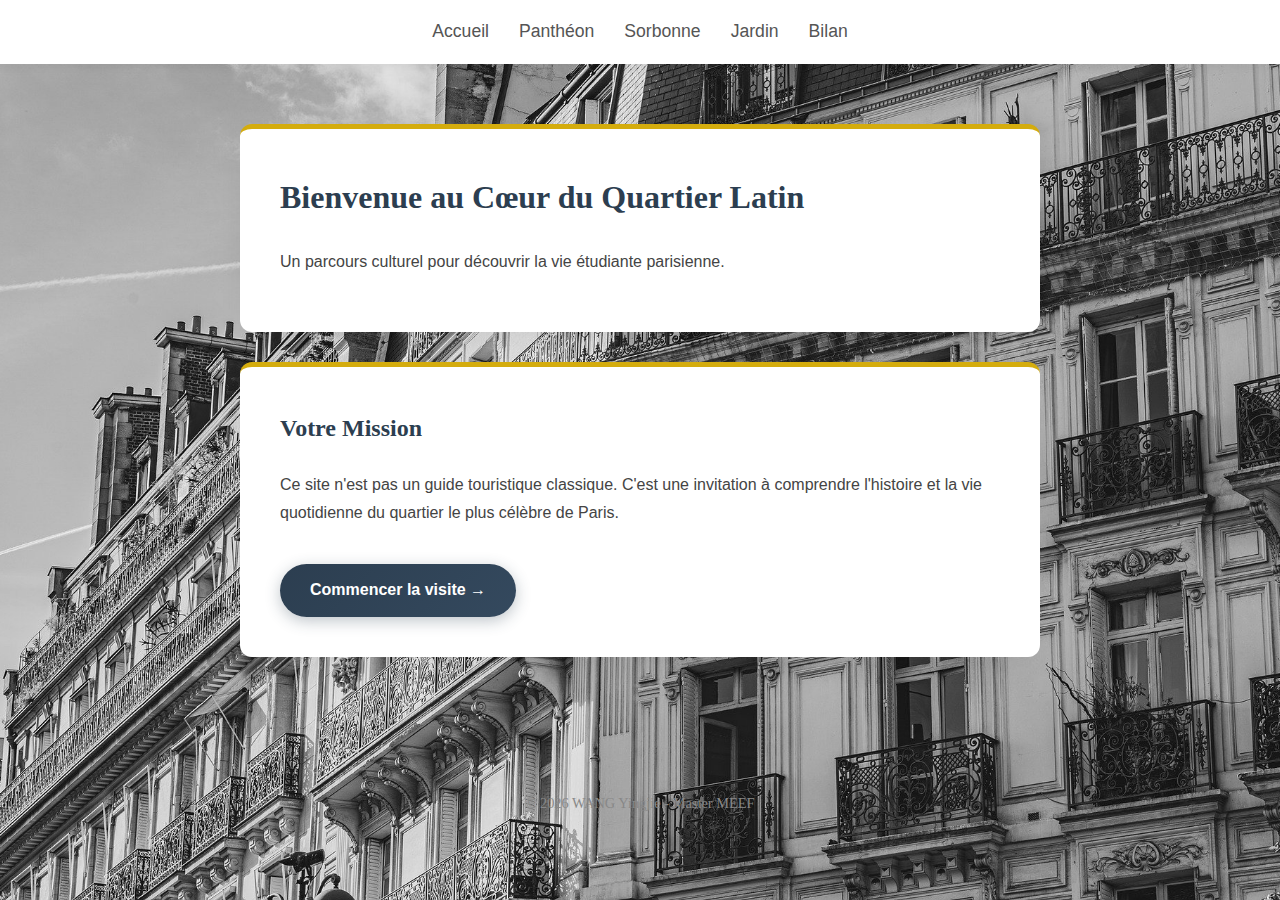
<file: index.html>
<!DOCTYPE html>
<html lang="fr"> <head>
    <meta charset="UTF-8">
    <meta name="viewport" content="width=device-width, initial-scale=1.0">
    <title>Au Cœur du Quartier Latin</title> <link rel="stylesheet" href="style.css">   </head>
<body>

    <nav>
        <ul>
            <li><a href="index.html">Accueil</a></li>
            <li><a href="pantheon.html">Panthéon</a></li>
            <li><a href="sorbonne.html">Sorbonne</a></li>
            <li><a href="jardin.html">Jardin</a></li>
            <li><a href="bilan.html">Bilan</a></li>
        </ul>
    </nav>

    <main>
        <header>
            <h1>Bienvenue au Cœur du Quartier Latin</h1>
            <p>Un parcours culturel pour découvrir la vie étudiante parisienne.</p>
        </header>

        <section>
            <h2>Votre Mission</h2>
            <p>
                Ce site n'est pas un guide touristique classique. 
                C'est une invitation à comprendre l'histoire et la vie quotidienne 
                du quartier le plus célèbre de Paris.
            </p>
            <a href="pantheon.html" class="btn">Commencer la visite →</a>
        </section>
    </main>

    <footer>
        <p>&copy; 2026 WANG Yingjie - Master MEEF</p>
    </footer>

</body>
</html>
</file>
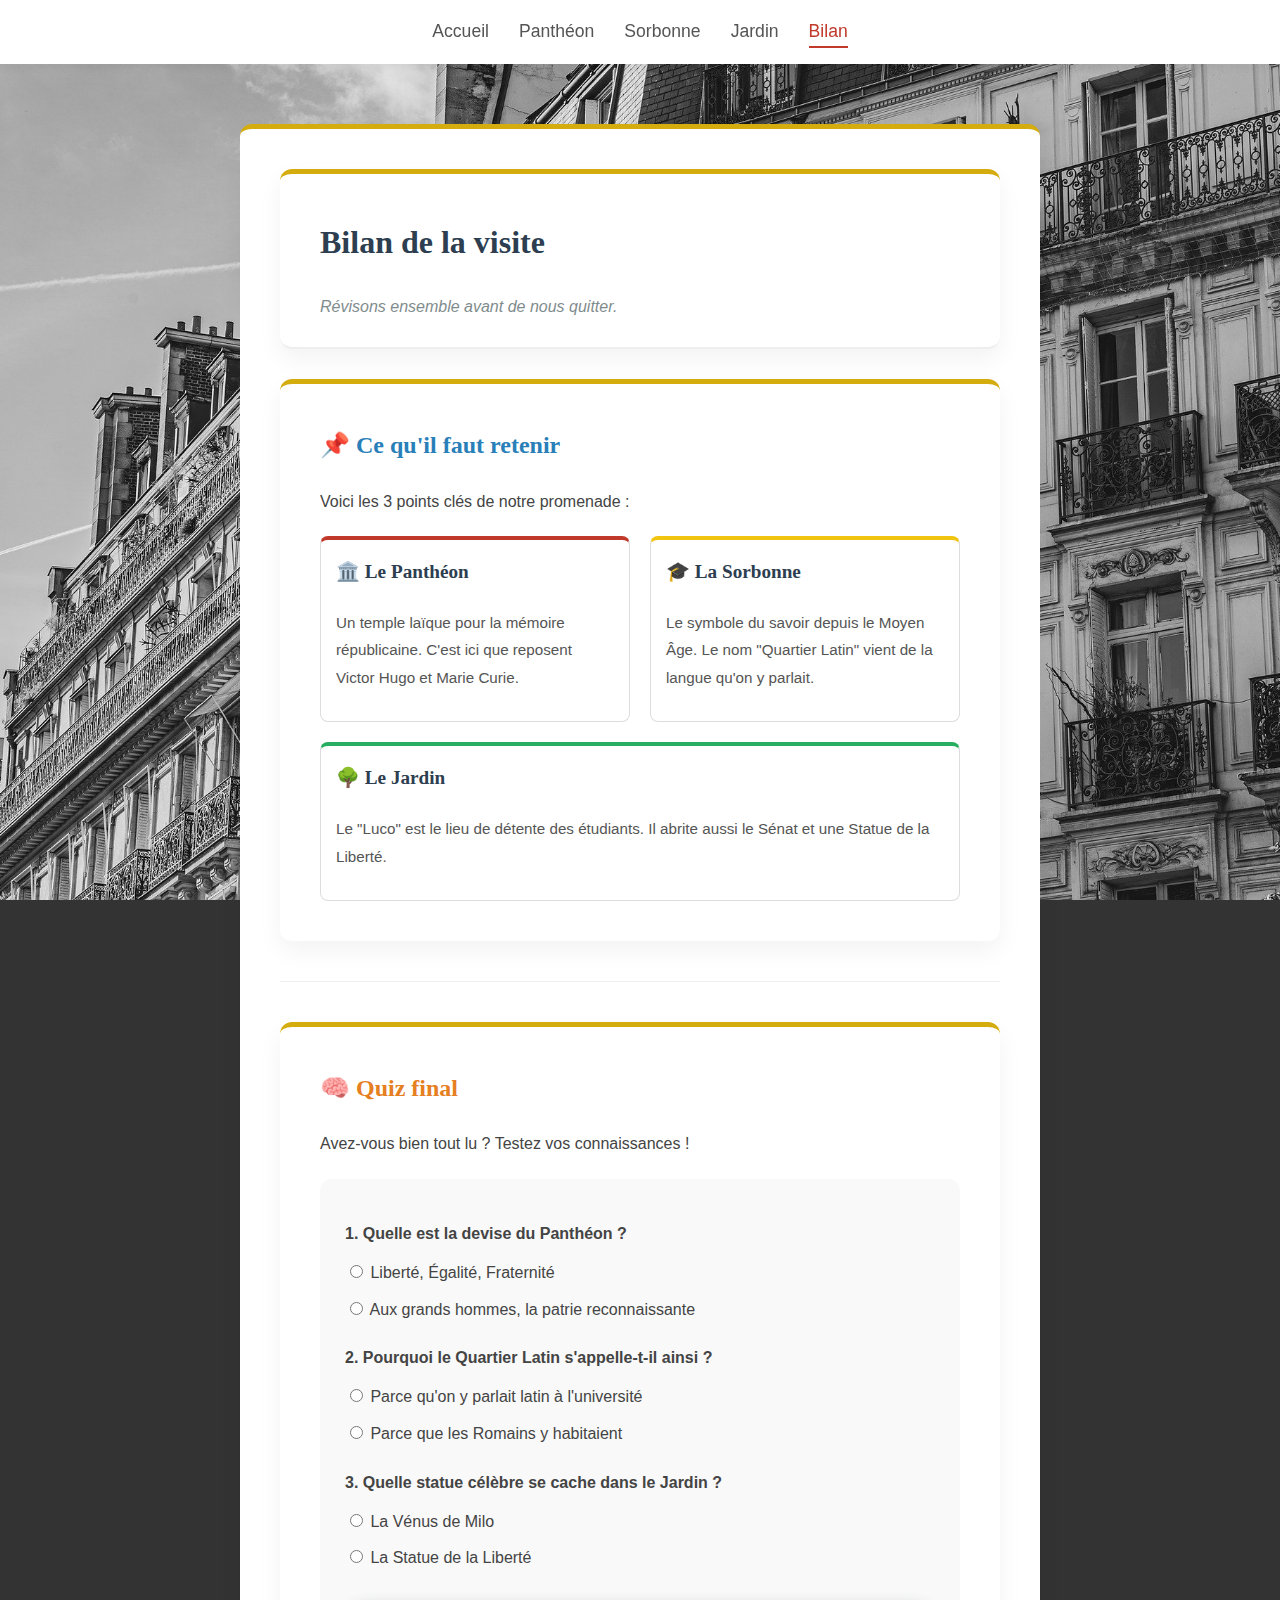
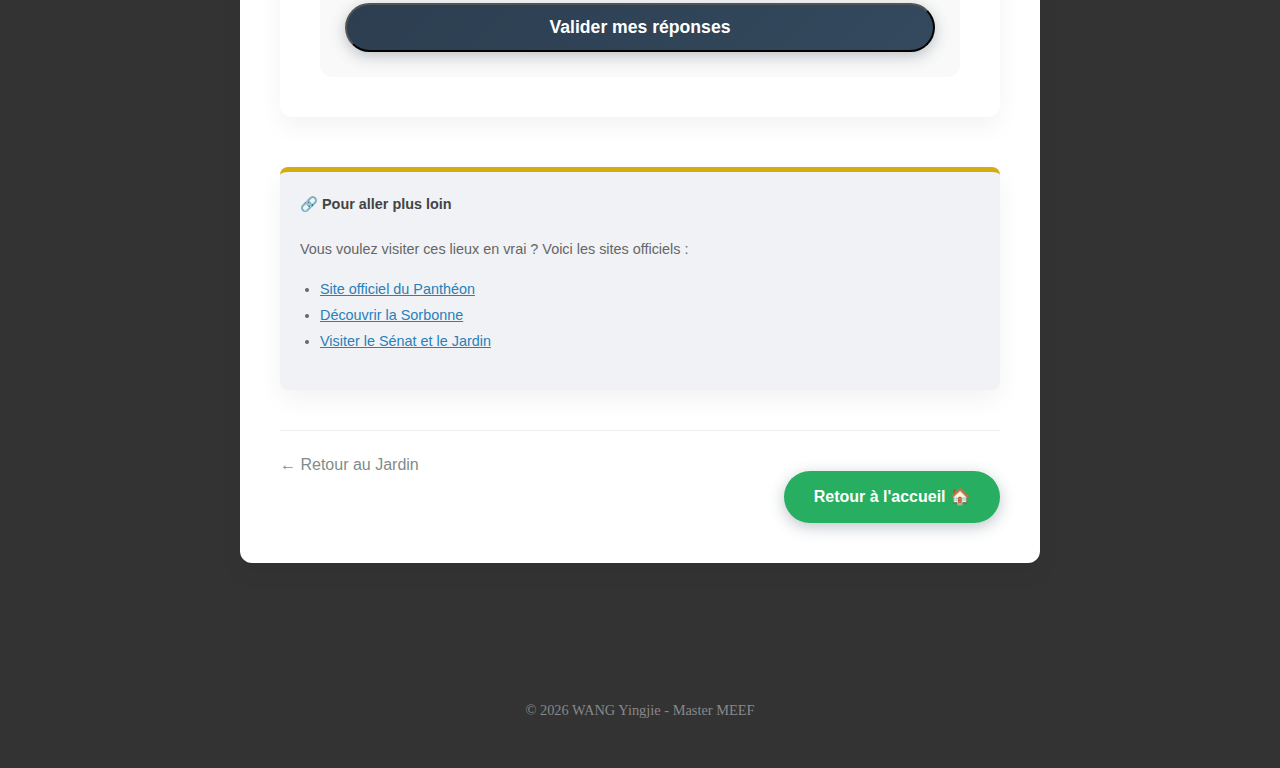
<file: bilan.html>
<!DOCTYPE html>
<html lang="fr">
<head>
    <meta charset="UTF-8">
    <meta name="viewport" content="width=device-width, initial-scale=1.0">
    <title>Bilan - Quartier Latin</title>
    <link rel="stylesheet" href="style.css">
</head>
<body>

    <nav>
        <ul>
            <li><a href="index.html">Accueil</a></li>
            <li><a href="pantheon.html">Panthéon</a></li>
            <li><a href="sorbonne.html">Sorbonne</a></li>
            <li><a href="jardin.html">Jardin</a></li>
            <li><a href="bilan.html" style="color:#c0392b; border-bottom: 2px solid #c0392b;">Bilan</a></li>
        </ul>
    </nav>

    <main>
        <article>
            <header style="border-bottom: 2px solid #eee; margin-bottom: 30px; padding-bottom: 10px;">
                <h1 style="font-size: 2em; color: #2c3e50;">Bilan de la visite</h1>
                <p style="font-style: italic; color: #7f8c8d;">Révisons ensemble avant de nous quitter.</p>
            </header>

            <section style="margin-bottom: 40px;">
                <h2 style="font-size: 1.5em; color: #2980b9;">📌 Ce qu'il faut retenir</h2>
                <p>Voici les 3 points clés de notre promenade :</p>
                
                <div style="display: flex; gap: 20px; flex-wrap: wrap; margin-top: 20px;">
                    <div style="flex: 1; min-width: 250px; background: #fff; border: 1px solid #ddd; border-radius: 8px; padding: 15px; border-top: 4px solid #c0392b;">
                        <h3 style="margin-top: 0; font-size: 1.2em;">🏛️ Le Panthéon</h3>
                        <p style="font-size: 0.95em; color: #555;">Un temple laïque pour la mémoire républicaine. C'est ici que reposent Victor Hugo et Marie Curie.</p>
                    </div>

                    <div style="flex: 1; min-width: 250px; background: #fff; border: 1px solid #ddd; border-radius: 8px; padding: 15px; border-top: 4px solid #f1c40f;">
                        <h3 style="margin-top: 0; font-size: 1.2em;">🎓 La Sorbonne</h3>
                        <p style="font-size: 0.95em; color: #555;">Le symbole du savoir depuis le Moyen Âge. Le nom "Quartier Latin" vient de la langue qu'on y parlait.</p>
                    </div>

                    <div style="flex: 1; min-width: 250px; background: #fff; border: 1px solid #ddd; border-radius: 8px; padding: 15px; border-top: 4px solid #27ae60;">
                        <h3 style="margin-top: 0; font-size: 1.2em;">🌳 Le Jardin</h3>
                        <p style="font-size: 0.95em; color: #555;">Le "Luco" est le lieu de détente des étudiants. Il abrite aussi le Sénat et une Statue de la Liberté.</p>
                    </div>
                </div>
            </section>

            <hr style="border: 0; border-top: 1px solid #eee; margin: 40px 0;">

            <section>
                <h2 style="font-size: 1.5em; color: #e67e22;">🧠 Quiz final</h2>
                <p>Avez-vous bien tout lu ? Testez vos connaissances !</p>

                <form id="quizForm" style="margin-top: 20px; background: #f9f9f9; padding: 25px; border-radius: 12px;">
                    
                    <div style="margin-bottom: 20px;">
                        <p style="font-weight: bold; margin-bottom: 10px;">1. Quelle est la devise du Panthéon ?</p>
                        <label style="display: block; margin-bottom: 8px; cursor: pointer;">
                            <input type="radio" name="q1" id="q1a" value="faux"> Liberté, Égalité, Fraternité
                        </label>
                        <label style="display: block; cursor: pointer;">
                            <input type="radio" name="q1" id="q1b" value="vrai"> Aux grands hommes, la patrie reconnaissante
                        </label>
                    </div>

                    <div style="margin-bottom: 20px;">
                        <p style="font-weight: bold; margin-bottom: 10px;">2. Pourquoi le Quartier Latin s'appelle-t-il ainsi ?</p>
                        <label style="display: block; margin-bottom: 8px; cursor: pointer;">
                            <input type="radio" name="q2" id="q2a" value="vrai"> Parce qu'on y parlait latin à l'université
                        </label>
                        <label style="display: block; cursor: pointer;">
                            <input type="radio" name="q2" id="q2b" value="faux"> Parce que les Romains y habitaient
                        </label>
                    </div>

                    <div style="margin-bottom: 20px;">
                        <p style="font-weight: bold; margin-bottom: 10px;">3. Quelle statue célèbre se cache dans le Jardin ?</p>
                        <label style="display: block; margin-bottom: 8px; cursor: pointer;">
                            <input type="radio" name="q3" id="q3a" value="faux"> La Vénus de Milo
                        </label>
                        <label style="display: block; cursor: pointer;">
                            <input type="radio" name="q3" id="q3b" value="vrai"> La Statue de la Liberté
                        </label>
                    </div>

                    <button type="button" class="btn" onclick="verifierReponses()" style="width: 100%; font-size: 1.1em; margin-top: 10px;">
                        Valider mes réponses
                    </button>
                </form>

                <div id="resultat" style="display:none; margin-top: 20px; padding: 20px; border-radius: 8px; text-align: center; border: 2px solid transparent;">
                    <h3 id="scoreTitle" style="margin:0; font-size: 1.5em;"></h3>
                    <p id="scoreMessage" style="margin-top: 10px; font-size: 1.1em;"></p>
                </div>
            </section>

            <section style="margin-top: 50px; font-size: 0.9em; color: #666; background: #f0f2f5; padding: 20px; border-radius: 8px;">
                <h4 style="margin-top: 0; color: #444;">🔗 Pour aller plus loin</h4>
                <p>Vous voulez visiter ces lieux en vrai ? Voici les sites officiels :</p>
                <ul style="padding-left: 20px;">
                    <li><a href="https://www.paris-pantheon.fr/" target="_blank" style="color: #2980b9;">Site officiel du Panthéon</a></li>
                    <li><a href="https://www.sorbonne.fr/" target="_blank" style="color: #2980b9;">Découvrir la Sorbonne</a></li>
                    <li><a href="https://www.senat.fr/visite/" target="_blank" style="color: #2980b9;">Visiter le Sénat et le Jardin</a></li>
                </ul>
            </section>

            <div style="display: flex; justify-content: space-between; margin-top: 40px; border-top: 1px solid #eee; padding-top: 20px;">
                <a href="jardin.html" style="text-decoration: none; color: #7f8c8d;">← Retour au Jardin</a>
                <a href="index.html" class="btn" style="background: #27ae60;">Retour à l'accueil 🏠</a>
            </div>

        </article>
    </main>

    <footer>
        <p>&copy; 2026 WANG Yingjie - Master MEEF</p>
    </footer>

    <script>
        function verifierReponses() {
            let score = 0;
            if(document.getElementById('q1b').checked) score++;
            if(document.getElementById('q2a').checked) score++;
            if(document.getElementById('q3b').checked) score++;

            let resultatDiv = document.getElementById('resultat');
            let title = document.getElementById('scoreTitle');
            let msg = document.getElementById('scoreMessage');

            resultatDiv.style.display = 'block';

            if(score === 3) {
                resultatDiv.style.backgroundColor = '#d4edda';
                resultatDiv.style.borderColor = '#c3e6cb';
                resultatDiv.style.color = '#155724';
                title.innerHTML = "🏆 Bravo ! 3/3";
                msg.innerHTML = "Excellent ! Vous connaissez le Quartier Latin par cœur.";
            } else if(score === 2) {
                resultatDiv.style.backgroundColor = '#fff3cd';
                resultatDiv.style.borderColor = '#ffeeba';
                resultatDiv.style.color = '#856404';
                title.innerHTML = "Presque ! " + score + "/3";
                msg.innerHTML = "C'est un bon score. Regardez bien la réponse fausse.";
            } else {
                resultatDiv.style.backgroundColor = '#f8d7da';
                resultatDiv.style.borderColor = '#f5c6cb';
                resultatDiv.style.color = '#721c24';
                title.innerHTML = "Courage ! " + score + "/3";
                msg.innerHTML = "Relisez les pages et réessayez, vous allez y arriver !";
            }
        }
    </script>
    <button onclick="topFunction()" id="scrollTopBtn" title="Retour en haut">&uarr;</button>

    <script>
        let mybutton = document.getElementById("scrollTopBtn");

        window.onscroll = function() {scrollFunction()};

        function scrollFunction() {
            if (document.body.scrollTop > 20 || document.documentElement.scrollTop > 20) {
                mybutton.style.display = "block";
            } else {
                mybutton.style.display = "none";
            }
        }
        function topFunction() {
            window.scrollTo({top: 0, behavior: 'smooth'});
        }
    </script>
    
    </body> </html>
</body>
</html>
</file>
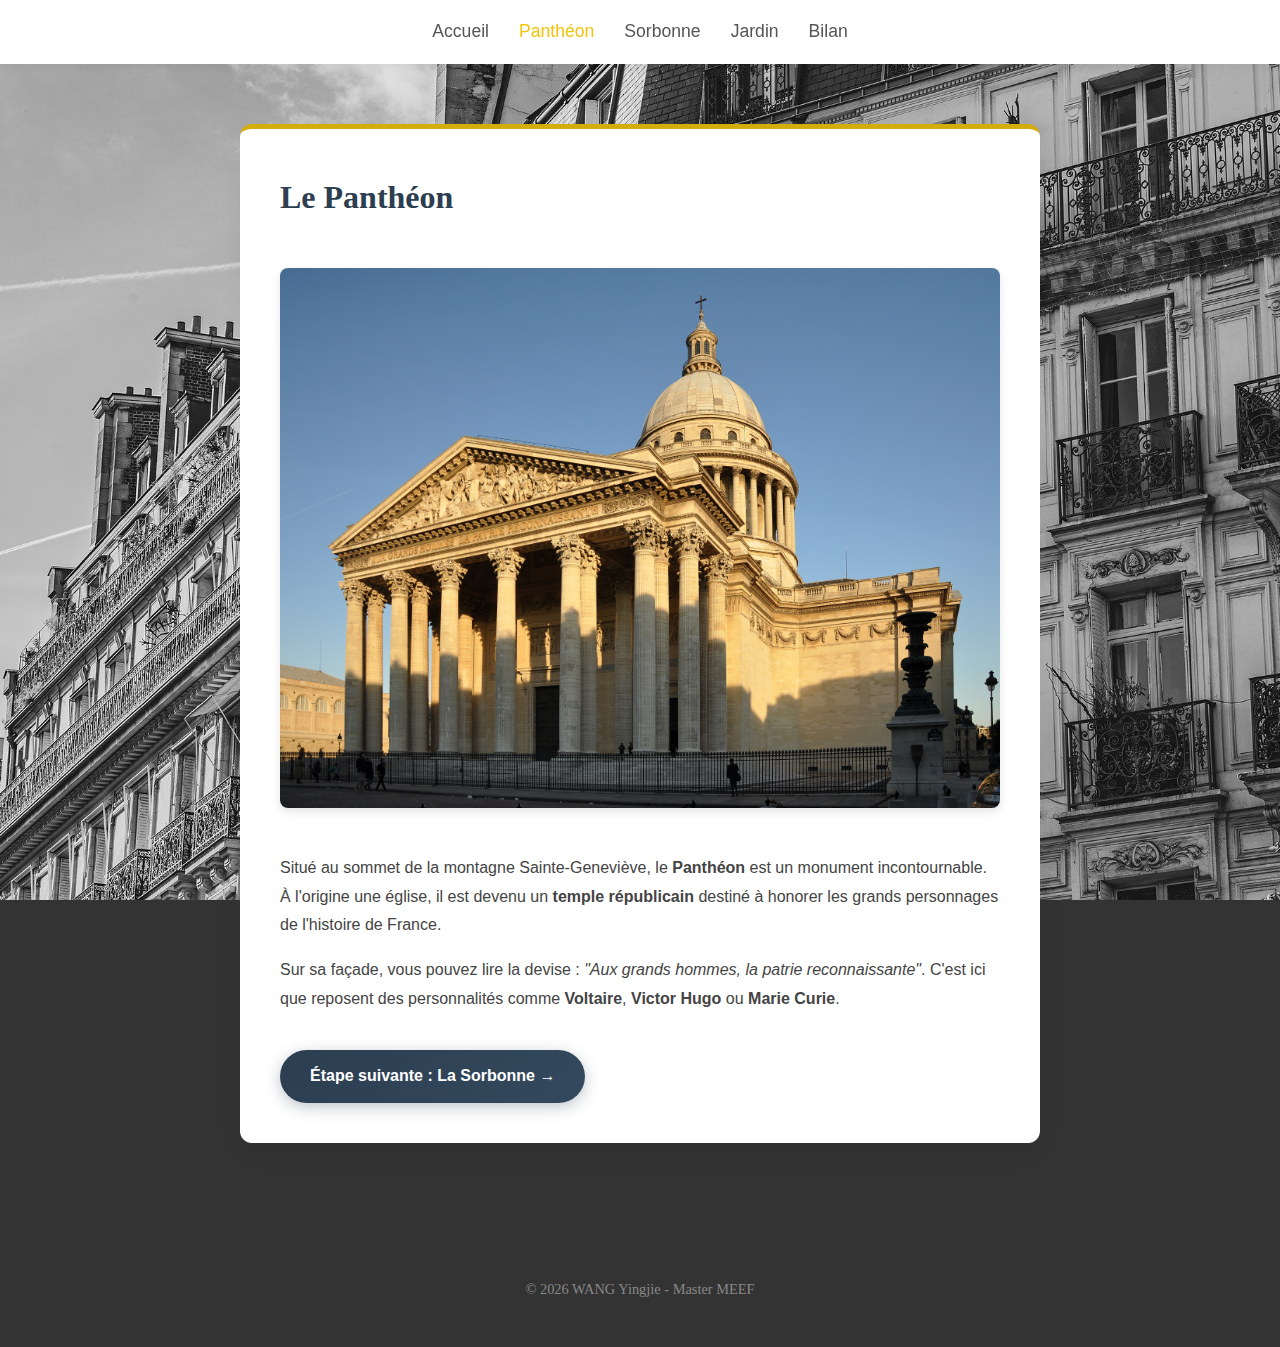
<file: pantheon.html>
<!DOCTYPE html>
<html lang="fr">
<head>
    <meta charset="UTF-8">
    <meta name="viewport" content="width=device-width, initial-scale=1.0">
    <title>Le Panthéon - Quartier Latin</title>
    <link rel="stylesheet" href="style.css">
</head>
<body>
    <nav>
        <ul>
            <li><a href="index.html">Accueil</a></li>
            <li><a href="pantheon.html" style="color:#f1c40f;">Panthéon</a></li> <li><a href="sorbonne.html">Sorbonne</a></li>
            <li><a href="jardin.html">Jardin</a></li>
            <li><a href="bilan.html">Bilan</a></li>
        </ul>
    </nav>

    <main>
        <article>
            <h1>Le Panthéon</h1>
            <img src="images/pantheon.jpg" alt="Façade du Panthéon à Paris"> 
            
            <p>
                Situé au sommet de la montagne Sainte-Geneviève, le <strong>Panthéon</strong> est un monument incontournable.
                À l'origine une église, il est devenu un <strong>temple républicain</strong> destiné à honorer les grands personnages de l'histoire de France.
            </p>
            <p>
                Sur sa façade, vous pouvez lire la devise : <em>"Aux grands hommes, la patrie reconnaissante"</em>. 
                C'est ici que reposent des personnalités comme <strong>Voltaire</strong>, <strong>Victor Hugo</strong> ou <strong>Marie Curie</strong>.
            </p>

            <a href="sorbonne.html" class="btn">Étape suivante : La Sorbonne →</a>
        </article>
    </main>

    <footer>
        <p>&copy; 2026 WANG Yingjie - Master MEEF</p>
    </footer>
</body>
</html>
</file>
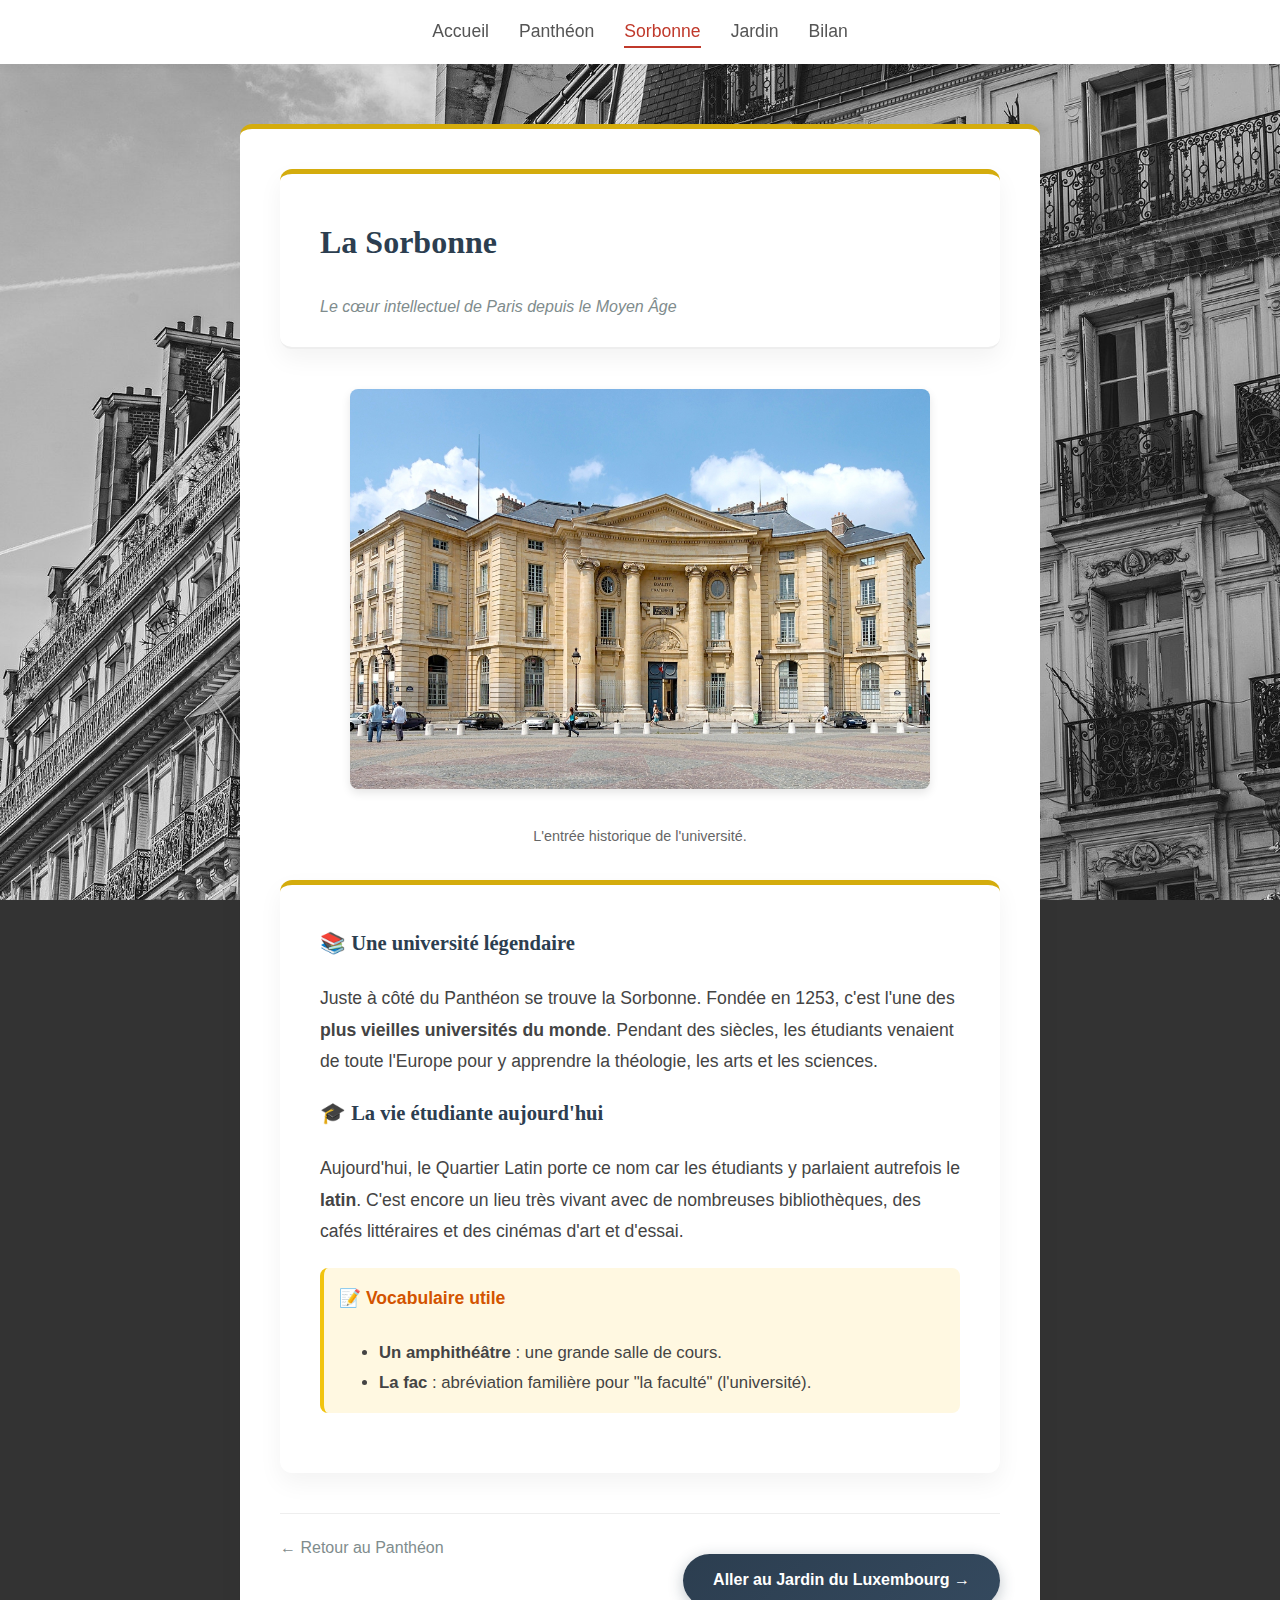
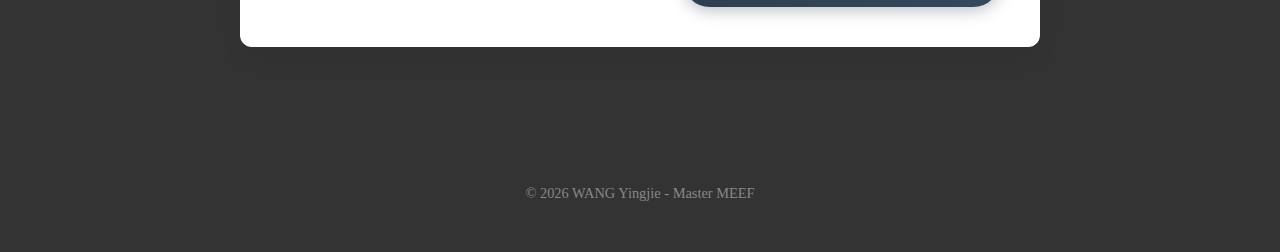
<file: sorbonne.html>
<!DOCTYPE html>
<html lang="fr">
<head>
    <meta charset="UTF-8">
    <meta name="viewport" content="width=device-width, initial-scale=1.0">
    <title>La Sorbonne - Quartier Latin</title>
    <link rel="stylesheet" href="style.css">
</head>
<body>

    <nav>
        <ul>
            <li><a href="index.html">Accueil</a></li>
            <li><a href="pantheon.html">Panthéon</a></li>
            <li><a href="sorbonne.html" style="color:#c0392b; border-bottom: 2px solid #c0392b;">Sorbonne</a></li>
            <li><a href="jardin.html">Jardin</a></li>
            <li><a href="bilan.html">Bilan</a></li>
        </ul>
    </nav>

    <main>
        <article>
            <header style="border-bottom: 2px solid #eee; margin-bottom: 20px; padding-bottom: 10px;">
                <h1 style="font-size: 2em; color: #2c3e50;">La Sorbonne</h1>
                <p style="font-style: italic; color: #7f8c8d;">Le cœur intellectuel de Paris depuis le Moyen Âge</p>
            </header>

            <figure style="margin: 0; text-align: center;">
                <img src="images/sorbonne.jpg" alt="La cour d'honneur de la Sorbonne" style="max-height: 400px; object-fit: cover;">
                <figcaption style="font-size: 0.9em; color: #666; margin-top: 5px;">L'entrée historique de l'université.</figcaption>
            </figure>
            
            <section style="margin-top: 30px; font-size: 1.1em;">
                <h3>📚 Une université légendaire</h3>
                <p>
                    Juste à côté du Panthéon se trouve la Sorbonne. Fondée en 1253, c'est l'une des <strong>plus vieilles universités du monde</strong>.
                    Pendant des siècles, les étudiants venaient de toute l'Europe pour y apprendre la théologie, les arts et les sciences.
                </p>

                <h3>🎓 La vie étudiante aujourd'hui</h3>
                <p>
                    Aujourd'hui, le Quartier Latin porte ce nom car les étudiants y parlaient autrefois le <strong>latin</strong>.
                    C'est encore un lieu très vivant avec de nombreuses bibliothèques, des cafés littéraires et des cinémas d'art et d'essai.
                </p>

                <div style="background-color: #fff8e1; padding: 15px; border-radius: 8px; border-left: 4px solid #f1c40f; margin: 20px 0;">
                    <h4 style="margin-top: 0; color: #d35400;">📝 Vocabulaire utile</h4>
                    <ul style="margin-bottom: 0; font-size: 0.95em;">
                        <li><strong>Un amphithéâtre</strong> : une grande salle de cours.</li>
                        <li><strong>La fac</strong> : abréviation familière pour "la faculté" (l'université).</li>
                    </ul>
                </div>
            </section>

            <div style="display: flex; justify-content: space-between; margin-top: 40px; border-top: 1px solid #eee; padding-top: 20px;">
                <a href="pantheon.html" style="text-decoration: none; color: #7f8c8d;">← Retour au Panthéon</a>
                <a href="jardin.html" class="btn">Aller au Jardin du Luxembourg →</a>
            </div>

        </article>
    </main>

    <footer>
        <p>&copy; 2026 WANG Yingjie - Master MEEF</p>
    </footer>
    <button onclick="topFunction()" id="scrollTopBtn" title="Retour en haut">&uarr;</button>

    <script>
        let mybutton = document.getElementById("scrollTopBtn");

        window.onscroll = function() {scrollFunction()};

        function scrollFunction() {
            if (document.body.scrollTop > 20 || document.documentElement.scrollTop > 20) {
                mybutton.style.display = "block";
            } else {
                mybutton.style.display = "none";
            }
        }
        function topFunction() {
            window.scrollTo({top: 0, behavior: 'smooth'});
        }
    </script>
    
    </body> </html>
</body>
</html>
</file>
<file: style.css>
/* style.css V2.0 - Style académique parisien */

/* 1. Styles globaux et Typographie */

body {
    font-family: 'Segoe UI', 'Helvetica Neue', Arial, sans-serif;
    line-height: 1.8;
    margin: 0;
    padding: 0;
    color: #444; 
    
    /* --- Gestion de l'image d'arrière-plan --- */
    
    /* 1. Chemin vers l'image */
    background-image: url('images/bg.jpg');
    
    /* 2. Couvrir tout l'écran (Responsive) */
    background-size: cover; 
    
    /* 3. Centrer l'image */
    background-position: center; 
    
    /* 4. Effet Parallaxe : l'image reste fixe lors du défilement */
    background-attachment: fixed; 
    
    /* 5. Couleur de secours (au cas où l'image ne charge pas) */
    background-color: #333; 
}

/* Utilisation de polices Serif pour une ambiance "historique/culturelle" */
h1, h2, h3 {
    font-family: 'Georgia', 'Times New Roman', serif;
    color: #2c3e50; /* Bleu marine foncé */
    margin-top: 0;
}

/* 2. Barre de navigation */
nav {
    background-color: #fff; /* Fond blanc */
    box-shadow: 0 2px 10px rgba(0,0,0,0.05); /* Légère ombre portée */
    position: sticky; /* Navigation collante en haut de page */
    top: 0;
    z-index: 1000;
}

nav ul {
    display: flex; /* Utilisation de Flexbox */
    justify-content: center; /* Centrage du menu */
    list-style: none;
    margin: 0;
    padding: 1rem 0;
    flex-wrap: wrap; /* Adaptation mobile */
}

nav li {
    margin: 0 15px;
}

nav a {
    text-decoration: none;
    color: #555;
    font-weight: 500;
    font-size: 1.1rem;
    padding-bottom: 5px;
    transition: color 0.3s; /* Transition fluide pour la couleur */
}

/* Effets au survol de la souris (Hover) */
nav a:hover {
    color: #c0392b; /* Devient rouge au survol */
    border-bottom: 2px solid #c0392b; /* Soulignement rouge */
}

/* 3. Conteneur principal et cartes */
main {
    max-width: 800px;
    margin: 40px auto; /* Marges verticales */
    padding: 20px;
}

/* Style "Carte" pour les articles : fond blanc et ombres */
article, section, header {
    background: white;
    padding: 40px; /* Espace interne confortable */
    border-radius: 12px; /* Bordures arrondies */
    box-shadow: 0 10px 25px rgba(0,0,0,0.05); /* Ombre douce */
    border-top: 5px solid #d4ac0d; /* Ligne dorée décorative en haut */
    margin-bottom: 30px;
}

/* Styles des images */
img {
    max-width: 100%; /* Image responsive */
    height: auto;
    border-radius: 8px;
    margin: 20px 0;
    box-shadow: 0 4px 10px rgba(0,0,0,0.1);
}

/* 4. Styles des boutons (CTA) */
.btn {
    display: inline-block;
    background: linear-gradient(135deg, #2c3e50 0%, #34495e 100%); /* Dégradé */
    color: white;
    padding: 12px 30px;
    border-radius: 50px; /* Forme "pilule" */
    text-decoration: none;
    font-weight: bold;
    margin-top: 20px;
    box-shadow: 0 4px 15px rgba(44, 62, 80, 0.3);
    transition: transform 0.2s, box-shadow 0.2s; /* Animation */
}

.btn:hover {
    transform: translateY(-2px); /* Effet de lévitation */
    box-shadow: 0 6px 20px rgba(44, 62, 80, 0.4);
}

/* 5. Pied de page (Footer) */
footer {
    text-align: center;
    padding: 30px;
    color: #888;
    font-size: 0.9rem;
    font-family: 'Georgia', serif; /* Rappel de la police des titres */
}

/* Bouton "Retour en haut" (Style minimaliste) */
#scrollTopBtn {
    display: none; /* Masqué par défaut */
    position: fixed;
    bottom: 25px;
    right: 25px;
    z-index: 99;
    border: none;
    outline: none;
    background: none; /* Pas de fond */
    color: #7f8c8d;   /* Gris discret */
    cursor: pointer;
    padding: 0;
    font-size: 32px;  /* Grande icône */
    opacity: 0.7;     /* Légère transparence */
    transition: all 0.3s ease;
}

#scrollTopBtn:hover {
    color: #2c3e50; /* Devient bleu foncé au survol */
    opacity: 1;     /* Devient opaque */
    transform: translateY(-5px); /* Légère remontée */
}
</file>
